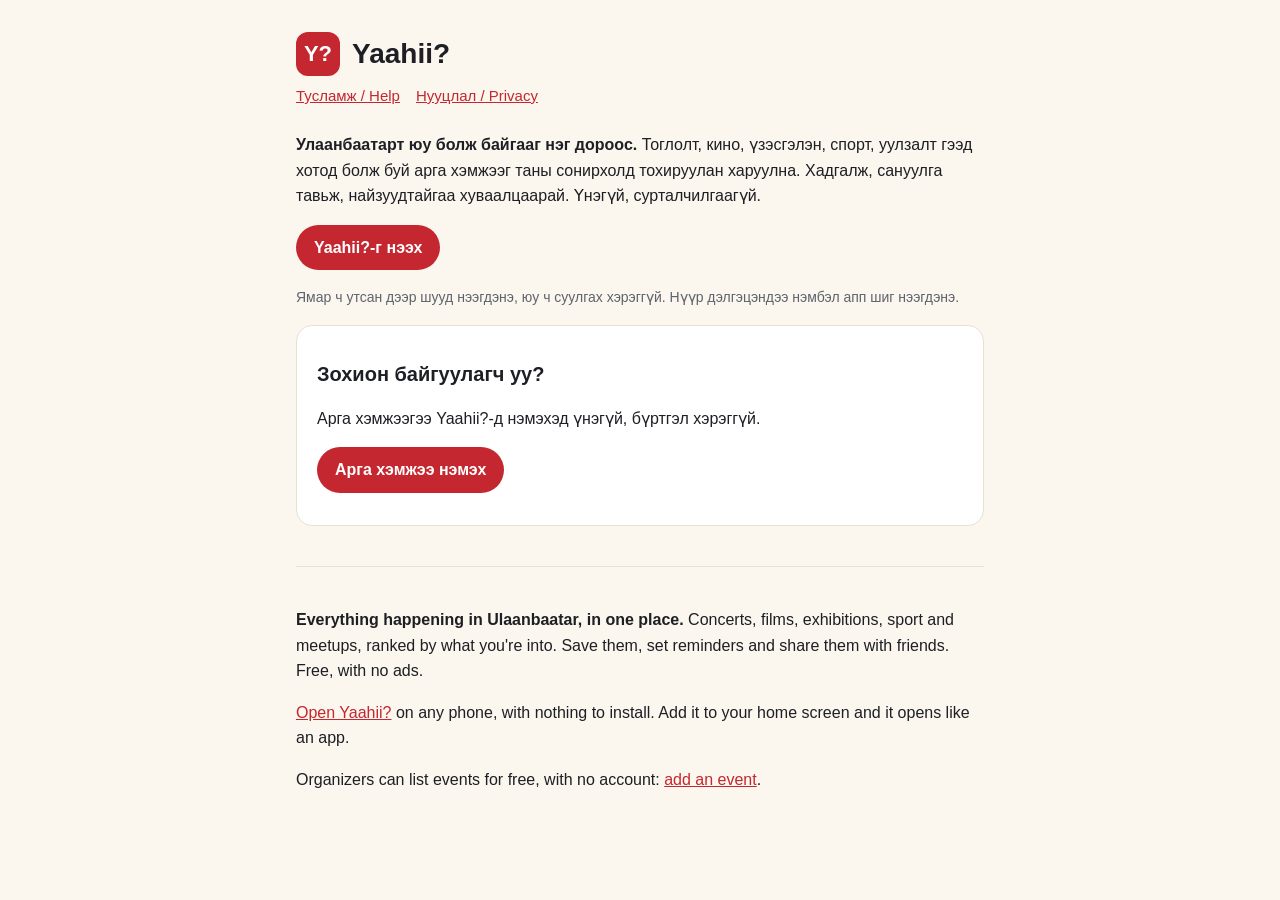
<file: docs/index.html>
<!doctype html>
<html lang="mn">
<head>
<meta charset="utf-8">
<meta name="viewport" content="width=device-width, initial-scale=1">
<title>Yaahii?</title>
<meta name="description" content="Улаанбаатарт болох арга хэмжээ нэг дороос. Everything happening in Ulaanbaatar, in one place.">
<link rel="stylesheet" href="style.css">
</head>
<body>
<main>
  <header><div class="logo">Y?</div><h1>Yaahii?</h1></header>
  <nav><a href="help.html">Тусламж / Help</a><a href="privacy.html">Нууцлал / Privacy</a></nav>

  <p><strong>Улаанбаатарт юу болж байгааг нэг дороос.</strong> Тоглолт, кино, үзэсгэлэн, спорт,
  уулзалт гээд хотод болж буй арга хэмжээг таны сонирхолд тохируулан харуулна. Хадгалж, сануулга
  тавьж, найзуудтайгаа хуваалцаарай. Үнэгүй, сурталчилгаагүй.</p>

  <p><a class="button" href="app/">Yaahii?-г нээх</a></p>
  <p class="muted">Ямар ч утсан дээр шууд нээгдэнэ, юу ч суулгах хэрэггүй. Нүүр дэлгэцэндээ нэмбэл
  апп шиг нээгдэнэ.</p>

  <div class="card">
    <h2>Зохион байгуулагч уу?</h2>
    <p>Арга хэмжээгээ Yaahii?-д нэмэхэд үнэгүй, бүртгэл хэрэггүй.</p>
    <p><a class="button" href="add.html">Арга хэмжээ нэмэх</a></p>
  </div>

  <div class="lang" lang="en">
    <p><strong>Everything happening in Ulaanbaatar, in one place.</strong> Concerts, films,
    exhibitions, sport and meetups, ranked by what you're into. Save them, set reminders and share
    them with friends. Free, with no ads.</p>
    <p><a href="app/">Open Yaahii?</a> on any phone, with nothing to install. Add it to your home
    screen and it opens like an app.</p>
    <p>Organizers can list events for free, with no account: <a href="add.html">add an event</a>.</p>
  </div>
</main>
</body>
</html>
</file>
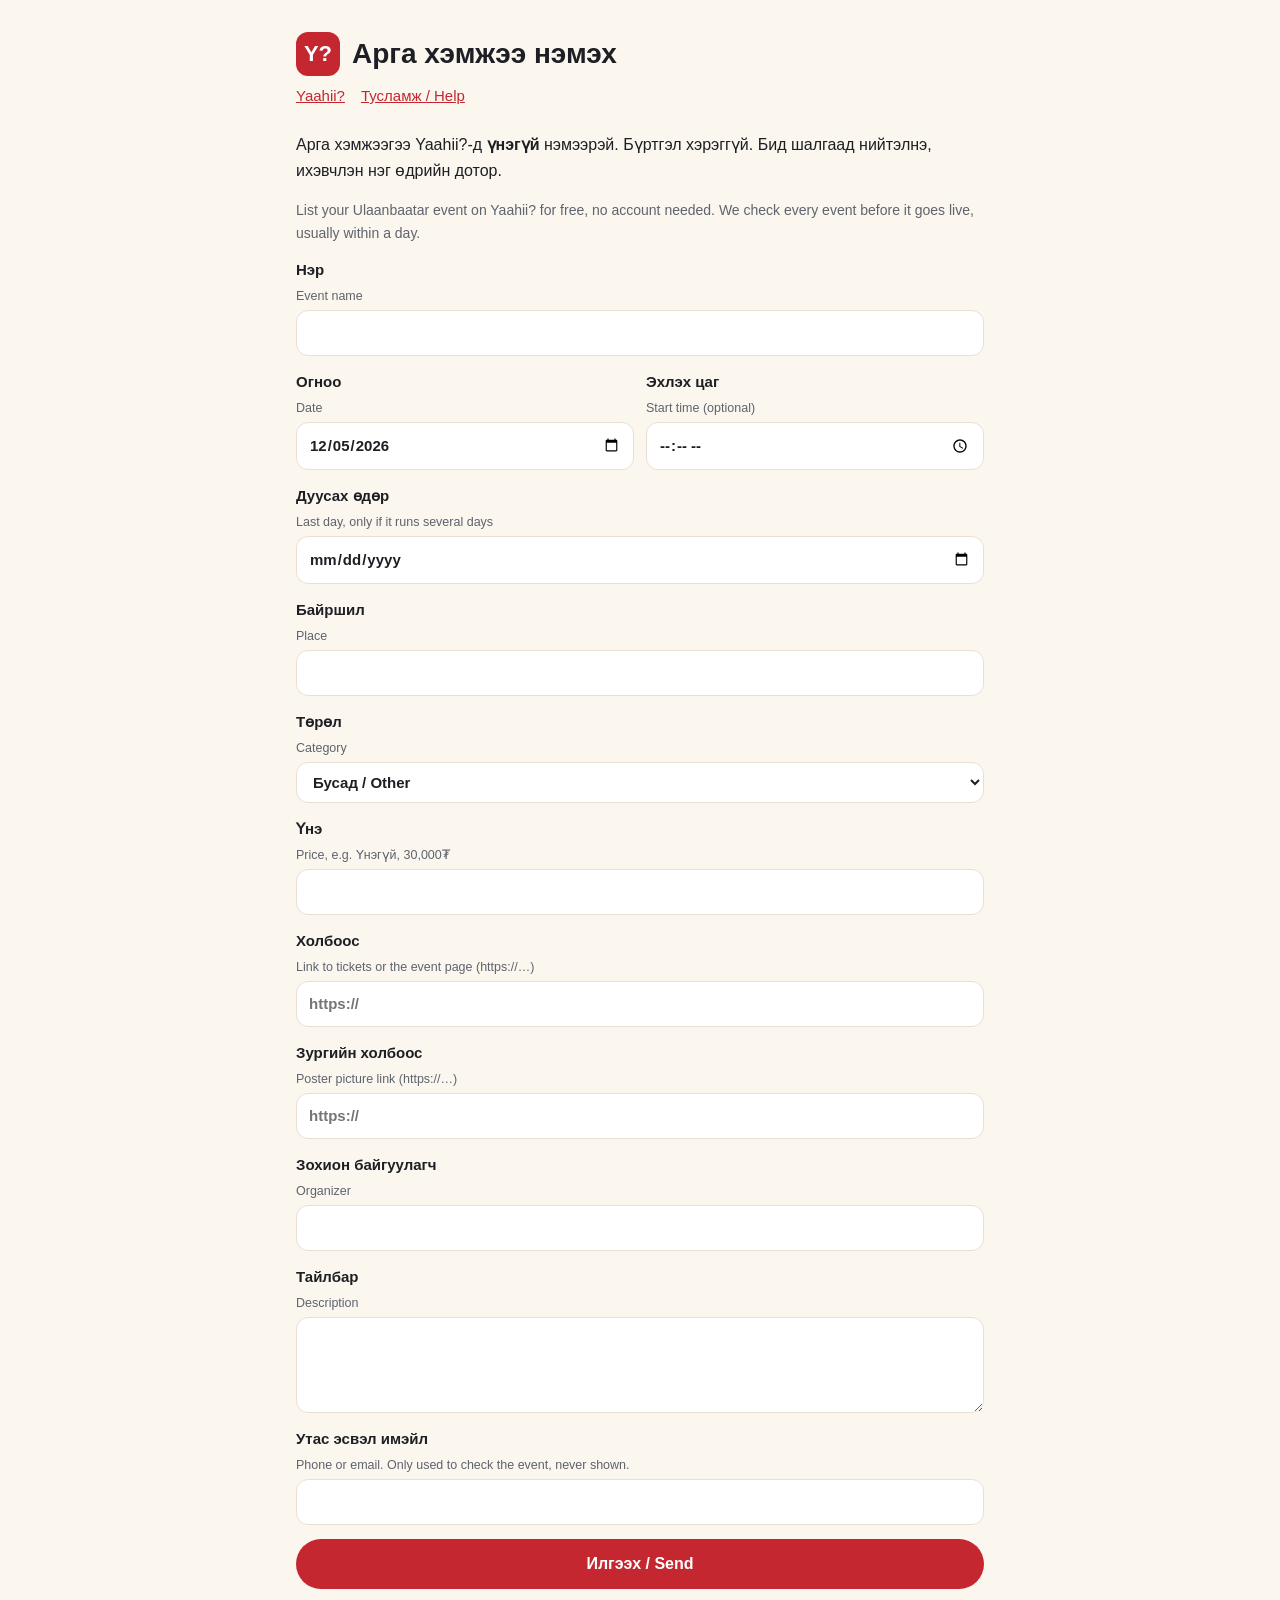
<file: docs/add.html>
<!doctype html>
<html lang="mn">
<head>
<meta charset="utf-8">
<meta name="viewport" content="width=device-width, initial-scale=1">
<title>Add an event to Yaahii?</title>
<meta name="description" content="Арга хэмжээгээ Yaahii?-д үнэгүй нэмээрэй. List your Ulaanbaatar event on Yaahii? for free.">
<link rel="stylesheet" href="style.css">
</head>
<body>
<main>
  <header><div class="logo">Y?</div><h1>Арга хэмжээ нэмэх</h1></header>
  <nav><a href="./">Yaahii?</a><a href="help.html">Тусламж / Help</a></nav>

  <div id="intro">
    <p>Арга хэмжээгээ Yaahii?-д <strong>үнэгүй</strong> нэмээрэй. Бүртгэл хэрэггүй. Бид шалгаад нийтэлнэ,
    ихэвчлэн нэг өдрийн дотор.</p>
    <p class="muted" lang="en">List your Ulaanbaatar event on Yaahii? for free, no account needed. We check every
    event before it goes live, usually within a day.</p>
  </div>

  <form id="form" novalidate>
    <label>Нэр <small>Event name</small><input name="name" maxlength="150" required></label>
    <div class="row">
      <label>Огноо <small>Date</small><input name="date" type="date" required></label>
      <label>Эхлэх цаг <small>Start time (optional)</small><input name="time" type="time"></label>
    </div>
    <label>Дуусах өдөр <small>Last day, only if it runs several days</small><input name="endDate" type="date"></label>
    <label>Байршил <small>Place</small><input name="place" maxlength="300" required></label>
    <label>Төрөл <small>Category</small>
      <select name="category">
        <option value="Music & Performance">Хөгжим, тайз / Music & Performance</option>
        <option value="Arts & Museums">Урлаг, музей / Arts & Museums</option>
        <option value="Sports">Спорт / Sports</option>
        <option value="Talks & Learning">Яриа, сургалт / Talks & Learning</option>
        <option value="Community & Civic">Олон нийт / Community</option>
        <option value="Outdoors & Parks">Гадаа, байгаль / Outdoors</option>
        <option value="Film">Кино / Film</option>
        <option value="Tours">Аялал / Tours</option>
        <option value="Kids & Family">Хүүхэд, гэр бүл / Kids & Family</option>
        <option value="Online">Онлайн / Online</option>
        <option value="Other" selected>Бусад / Other</option>
      </select>
    </label>
    <label>Үнэ <small>Price, e.g. Үнэгүй, 30,000₮</small><input name="price" maxlength="100"></label>
    <label>Холбоос <small>Link to tickets or the event page (https://…)</small><input name="link" type="url" placeholder="https://"></label>
    <label>Зургийн холбоос <small>Poster picture link (https://…)</small><input name="image" type="url" placeholder="https://"></label>
    <label>Зохион байгуулагч <small>Organizer</small><input name="organizer" maxlength="150"></label>
    <label>Тайлбар <small>Description</small><textarea name="description" maxlength="1000"></textarea></label>
    <label>Утас эсвэл имэйл <small>Phone or email. Only used to check the event, never shown.</small><input name="contact" maxlength="150" required></label>
    <label class="hp" aria-hidden="true">Website<input name="website" tabindex="-1" autocomplete="off"></label>
    <div class="problems" id="problems" role="alert"></div>
    <button class="button" type="submit" id="send">Илгээх / Send</button>
  </form>

  <div id="sent" hidden>
    <h2>Баярлалаа! 🎉</h2>
    <p>Арга хэмжээ тань ирлээ. Шалгасны дараа Yaahii?-д гарна.</p>
    <p class="muted" lang="en">Thank you! Your event arrived. It shows in Yaahii? once it has been checked.</p>
    <p><a class="button" href="add.html">Өөр арга хэмжээ нэмэх / Add another</a></p>
  </div>
</main>
<script>
// Sends to the same review sheet as the app's form (see sheet/ in the events repo).
const SUBMIT_URL = 'https://script.google.com/macros/s/AKfycbw-_hpKhAP8QB8bEqN4d4LmzJWrUURtXkVgVvd_GlNjR6b0V0jqV9Vl4lKmT2i1LT44zA/exec';
const form = document.getElementById('form');
const problemsBox = document.getElementById('problems');
const send = document.getElementById('send');
// Ulaanbaatar is UTC+8 all year.
const today = new Date(Date.now() + 8 * 3600 * 1000).toISOString().slice(0, 10);
form.date.min = today;
form.date.value = today;

function problemsWith(ev) {
  const out = [];
  if (!ev.name) out.push('Нэрээ оруулна уу. / Add the event name.');
  if (!/^\d{4}-\d{2}-\d{2}$/.test(ev.date)) out.push('Огноогоо оруулна уу. / Add the date.');
  else if (ev.date < today) out.push('Энэ огноо өнгөрсөн байна. / That date has passed.');
  if (ev.endDate && ev.endDate < ev.date) out.push('Дуусах өдөр эхлэх өдрөөс хойш байх ёстой. / The last day should come after the date.');
  if (!ev.place) out.push('Байршлаа оруулна уу. / Add the place.');
  if (ev.link && !/^https:\/\/\S+$/.test(ev.link)) out.push('Холбоос https:// -ээр эхлэх ёстой. / The link should start with https://');
  if (ev.image && !/^https:\/\/\S+$/.test(ev.image)) out.push('Зургийн холбоос https:// -ээр эхлэх ёстой. / The image link should start with https://');
  if (ev.contact.length < 5) out.push('Утас эсвэл имэйлээ оруулна уу. / Add a phone number or email.');
  return out;
}

form.addEventListener('submit', async (e) => {
  e.preventDefault();
  const ev = Object.fromEntries([...new FormData(form)].map(([k, v]) => [k, String(v).trim()]));
  const problems = problemsWith(ev);
  problemsBox.innerHTML = problems.map((p) => `• ${p}`).join('<br>');
  if (problems.length) return;
  send.disabled = true;
  send.textContent = 'Илгээж байна… / Sending…';
  try {
    // text/plain keeps this a simple request, which Apps Script accepts from browsers.
    const res = await fetch(SUBMIT_URL, { method: 'POST', headers: { 'Content-Type': 'text/plain;charset=utf-8' }, body: JSON.stringify(ev) });
    const reply = await res.json();
    if (!reply.ok) throw new Error(reply.error);
    form.hidden = true;
    document.getElementById('intro').hidden = true;
    document.getElementById('sent').hidden = false;
    window.scrollTo(0, 0);
  } catch {
    problemsBox.textContent = 'Илгээж чадсангүй. Дахин оролдоно уу. / It didn’t send. Please try again.';
  } finally {
    send.disabled = false;
    send.textContent = 'Илгээх / Send';
  }
});
</script>
</body>
</html>
</file>
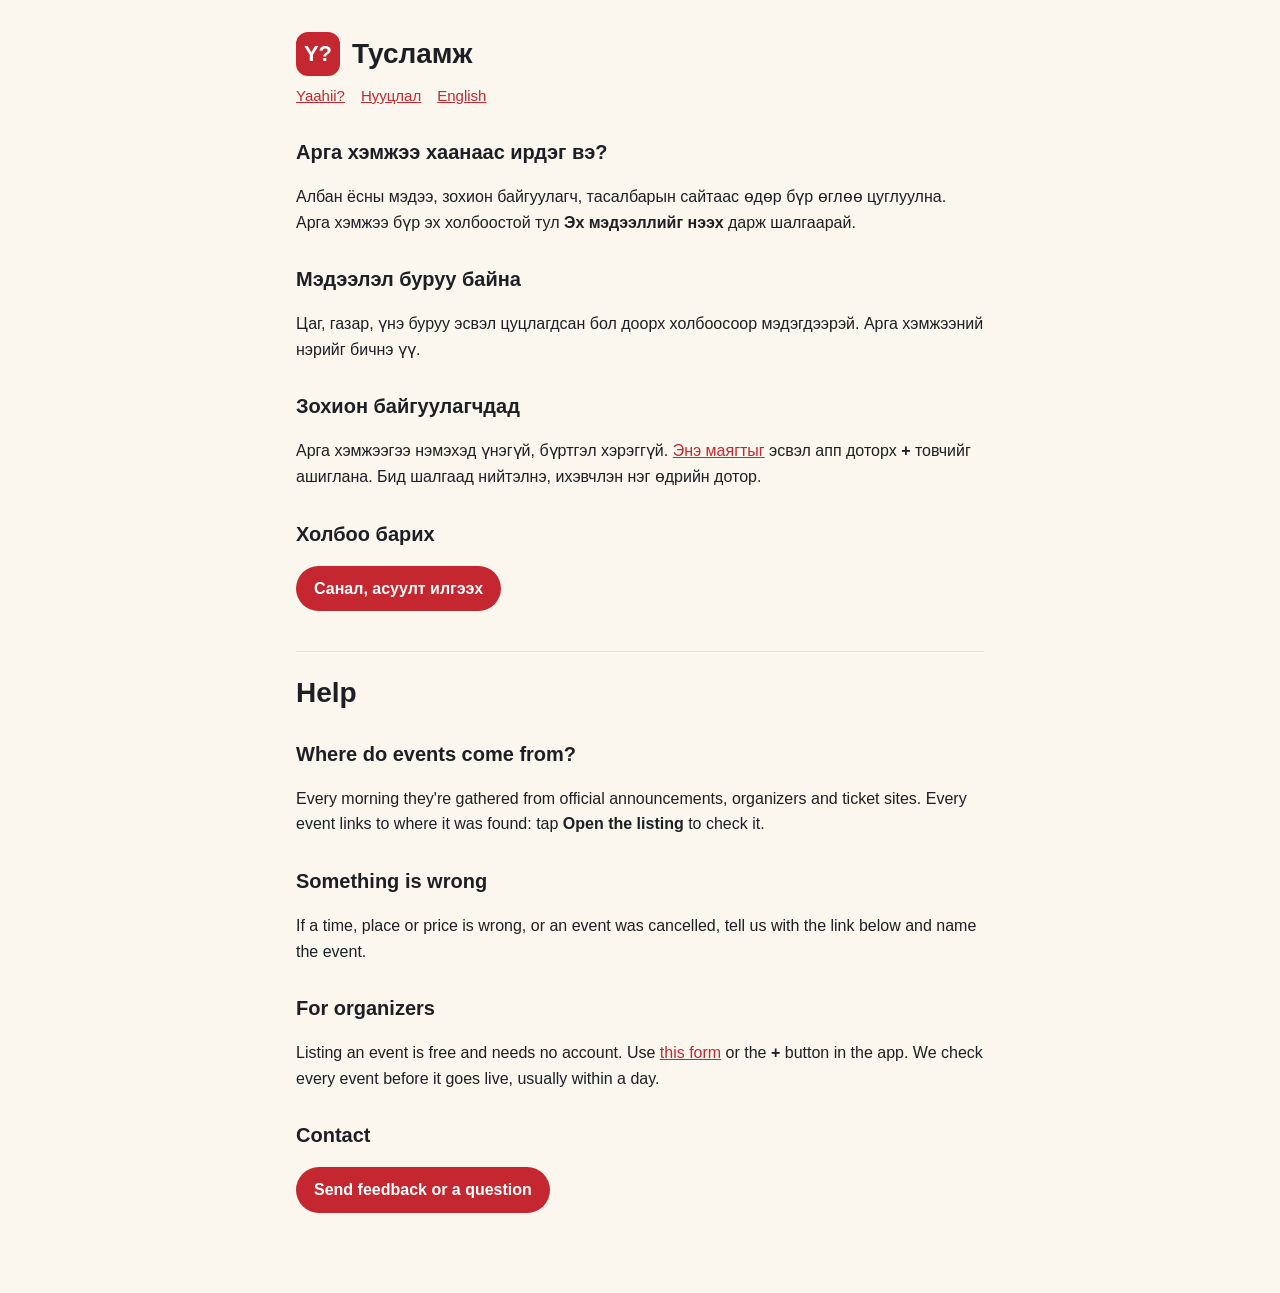
<file: docs/help.html>
<!doctype html>
<html lang="mn">
<head>
<meta charset="utf-8">
<meta name="viewport" content="width=device-width, initial-scale=1">
<title>Yaahii? Help</title>
<link rel="stylesheet" href="style.css">
</head>
<body>
<main>
  <header><div class="logo">Y?</div><h1>Тусламж</h1></header>
  <nav><a href="./">Yaahii?</a><a href="privacy.html">Нууцлал</a><a href="#en">English</a></nav>

  <h2>Арга хэмжээ хаанаас ирдэг вэ?</h2>
  <p>Албан ёсны мэдээ, зохион байгуулагч, тасалбарын сайтаас өдөр бүр өглөө цуглуулна. Арга хэмжээ
  бүр эх холбоостой тул <strong>Эх мэдээллийг нээх</strong> дарж шалгаарай.</p>

  <h2>Мэдээлэл буруу байна</h2>
  <p>Цаг, газар, үнэ буруу эсвэл цуцлагдсан бол доорх холбоосоор мэдэгдээрэй. Арга хэмжээний нэрийг
  бичнэ үү.</p>

  <h2 id="organizers">Зохион байгуулагчдад</h2>
  <p>Арга хэмжээгээ нэмэхэд үнэгүй, бүртгэл хэрэггүй. <a href="add.html">Энэ маягтыг</a> эсвэл апп доторх
  <strong>+</strong> товчийг ашиглана. Бид шалгаад нийтэлнэ, ихэвчлэн нэг өдрийн дотор.</p>

  <h2 id="contact">Холбоо барих</h2>
  <p><a class="button" href="https://github.com/chintugsz/ub-events/issues/new">Санал, асуулт илгээх</a></p>

  <div class="lang" id="en" lang="en">
    <h1>Help</h1>
    <h2>Where do events come from?</h2>
    <p>Every morning they're gathered from official announcements, organizers and ticket sites.
    Every event links to where it was found: tap <strong>Open the listing</strong> to check it.</p>

    <h2>Something is wrong</h2>
    <p>If a time, place or price is wrong, or an event was cancelled, tell us with the link below and
    name the event.</p>

    <h2 id="organizers-en">For organizers</h2>
    <p>Listing an event is free and needs no account. Use <a href="add.html">this form</a> or the
    <strong>+</strong> button in the app. We check every event before it goes live, usually within a day.</p>

    <h2 id="contact-en">Contact</h2>
    <p><a class="button" href="https://github.com/chintugsz/ub-events/issues/new">Send feedback or a question</a></p>
  </div>
</main>
</body>
</html>
</file>
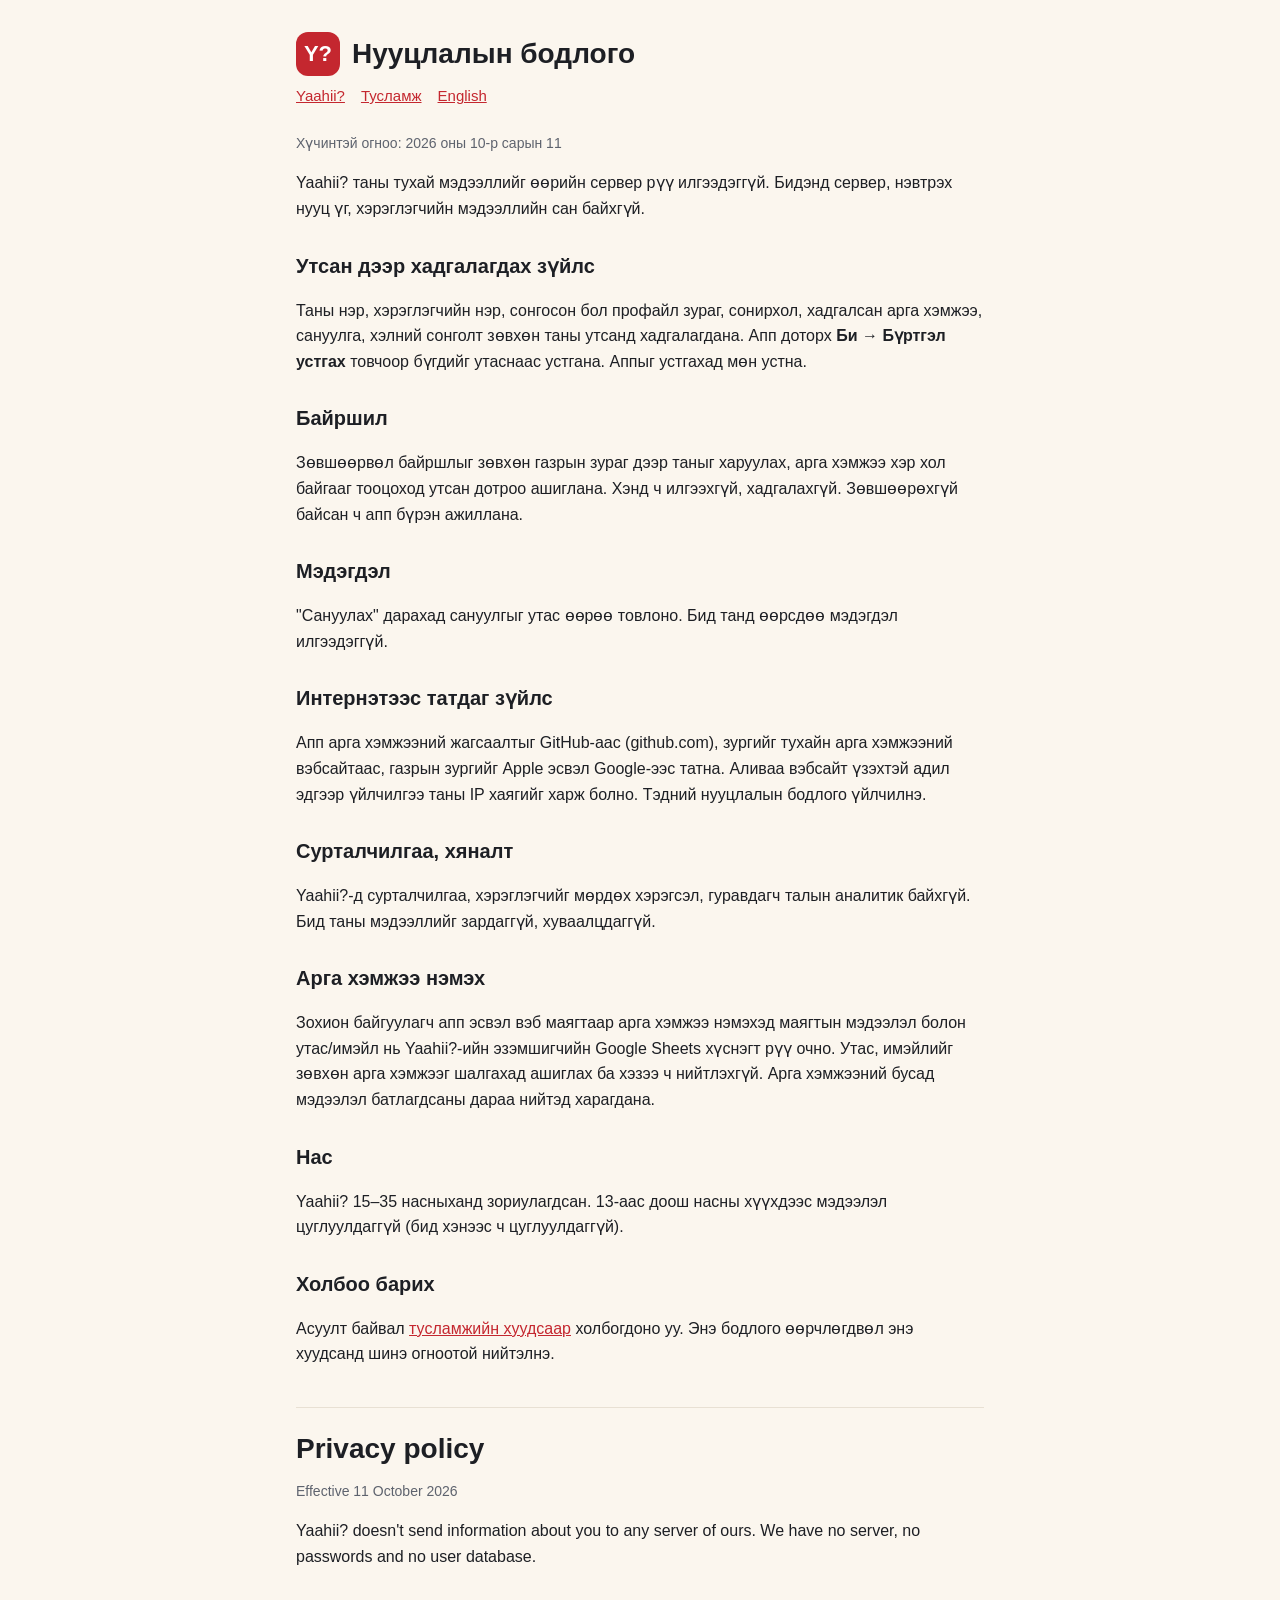
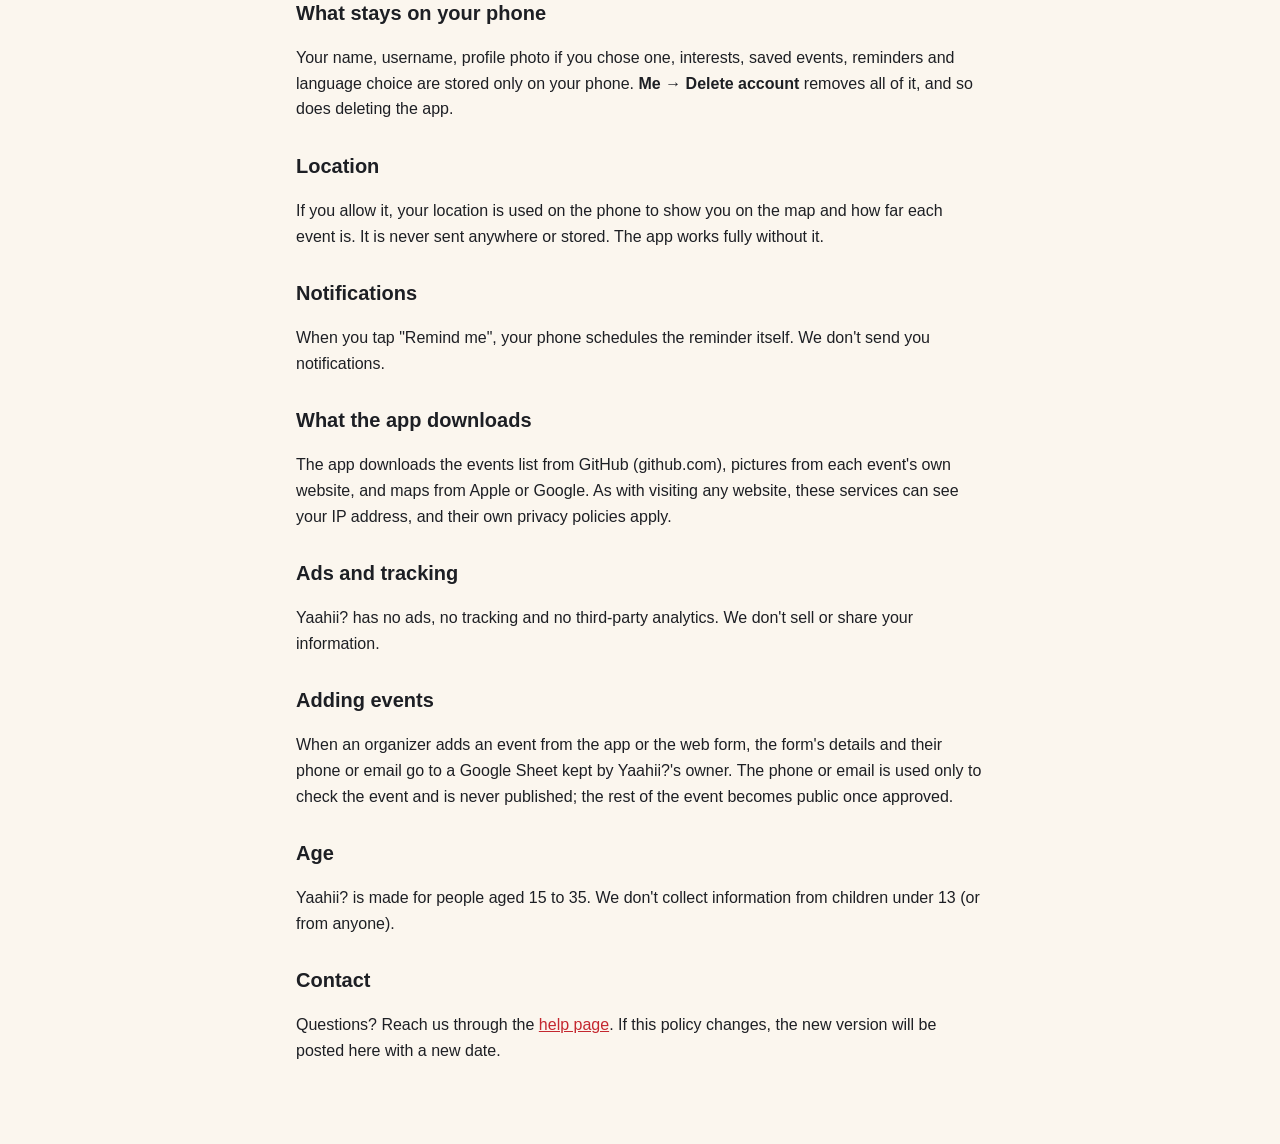
<file: docs/privacy.html>
<!doctype html>
<html lang="mn">
<head>
<meta charset="utf-8">
<meta name="viewport" content="width=device-width, initial-scale=1">
<title>Yaahii? Privacy</title>
<link rel="stylesheet" href="style.css">
</head>
<body>
<main>
  <header><div class="logo">Y?</div><h1>Нууцлалын бодлого</h1></header>
  <nav><a href="./">Yaahii?</a><a href="help.html">Тусламж</a><a href="#en">English</a></nav>
  <p class="muted">Хүчинтэй огноо: 2026 оны 10-р сарын 11</p>

  <p>Yaahii? таны тухай мэдээллийг өөрийн сервер рүү илгээдэггүй. Бидэнд сервер, нэвтрэх нууц үг,
  хэрэглэгчийн мэдээллийн сан байхгүй.</p>

  <h2>Утсан дээр хадгалагдах зүйлс</h2>
  <p>Таны нэр, хэрэглэгчийн нэр, сонгосон бол профайл зураг, сонирхол, хадгалсан арга хэмжээ,
  сануулга, хэлний сонголт зөвхөн таны утсанд хадгалагдана. Апп доторх
  <strong>Би → Бүртгэл устгах</strong> товчоор бүгдийг утаснаас устгана. Аппыг устгахад мөн устна.</p>

  <h2>Байршил</h2>
  <p>Зөвшөөрвөл байршлыг зөвхөн газрын зураг дээр таныг харуулах, арга хэмжээ хэр хол байгааг
  тооцоход утсан дотроо ашиглана. Хэнд ч илгээхгүй, хадгалахгүй. Зөвшөөрөхгүй байсан ч апп
  бүрэн ажиллана.</p>

  <h2>Мэдэгдэл</h2>
  <p>"Сануулах" дарахад сануулгыг утас өөрөө товлоно. Бид танд өөрсдөө мэдэгдэл илгээдэггүй.</p>

  <h2>Интернэтээс татдаг зүйлс</h2>
  <p>Апп арга хэмжээний жагсаалтыг GitHub-аас (github.com), зургийг тухайн арга хэмжээний вэбсайтаас,
  газрын зургийг Apple эсвэл Google-ээс татна. Аливаа вэбсайт үзэхтэй адил эдгээр үйлчилгээ таны
  IP хаягийг харж болно. Тэдний нууцлалын бодлого үйлчилнэ.</p>

  <h2>Сурталчилгаа, хяналт</h2>
  <p>Yaahii?-д сурталчилгаа, хэрэглэгчийг мөрдөх хэрэгсэл, гуравдагч талын аналитик байхгүй.
  Бид таны мэдээллийг зардаггүй, хуваалцдаггүй.</p>

  <h2>Арга хэмжээ нэмэх</h2>
  <p>Зохион байгуулагч апп эсвэл вэб маягтаар арга хэмжээ нэмэхэд маягтын мэдээлэл болон утас/имэйл нь Yaahii?-ийн
  эзэмшигчийн Google Sheets хүснэгт рүү очно. Утас, имэйлийг зөвхөн арга хэмжээг шалгахад ашиглах ба
  хэзээ ч нийтлэхгүй. Арга хэмжээний бусад мэдээлэл батлагдсаны дараа нийтэд харагдана.</p>

  <h2>Нас</h2>
  <p>Yaahii? 15–35 насныханд зориулагдсан. 13-аас доош насны хүүхдээс мэдээлэл цуглуулдаггүй
  (бид хэнээс ч цуглуулдаггүй).</p>

  <h2>Холбоо барих</h2>
  <p>Асуулт байвал <a href="help.html#contact">тусламжийн хуудсаар</a> холбогдоно уу. Энэ бодлого
  өөрчлөгдвөл энэ хуудсанд шинэ огноотой нийтэлнэ.</p>

  <div class="lang" id="en" lang="en">
    <h1>Privacy policy</h1>
    <p class="muted">Effective 11 October 2026</p>
    <p>Yaahii? doesn't send information about you to any server of ours. We have no server, no
    passwords and no user database.</p>

    <h2>What stays on your phone</h2>
    <p>Your name, username, profile photo if you chose one, interests, saved events, reminders and
    language choice are stored only on your phone. <strong>Me → Delete account</strong> removes all
    of it, and so does deleting the app.</p>

    <h2>Location</h2>
    <p>If you allow it, your location is used on the phone to show you on the map and how far each
    event is. It is never sent anywhere or stored. The app works fully without it.</p>

    <h2>Notifications</h2>
    <p>When you tap "Remind me", your phone schedules the reminder itself. We don't send you
    notifications.</p>

    <h2>What the app downloads</h2>
    <p>The app downloads the events list from GitHub (github.com), pictures from each event's own
    website, and maps from Apple or Google. As with visiting any website, these services can see
    your IP address, and their own privacy policies apply.</p>

    <h2>Ads and tracking</h2>
    <p>Yaahii? has no ads, no tracking and no third-party analytics. We don't sell or share your
    information.</p>

    <h2>Adding events</h2>
    <p>When an organizer adds an event from the app or the web form, the form's details and their phone or email go
    to a Google Sheet kept by Yaahii?'s owner. The phone or email is used only to check the event and
    is never published; the rest of the event becomes public once approved.</p>

    <h2>Age</h2>
    <p>Yaahii? is made for people aged 15 to 35. We don't collect information from children under
    13 (or from anyone).</p>

    <h2>Contact</h2>
    <p>Questions? Reach us through the <a href="help.html#contact">help page</a>. If this policy
    changes, the new version will be posted here with a new date.</p>
  </div>
</main>
</body>
</html>
</file>
<file: docs/style.css>
:root { --red: #C4272F; --ink: #1D1F24; --muted: #5E636E; --bg: #FBF6EE; --card: #fff; --line: #E8E0D3; }
@media (prefers-color-scheme: dark) {
  :root { --ink: #F2EEE8; --muted: #A9ADB5; --bg: #16171A; --card: #202227; --line: #33363D; --red: #E5484F; }
}
* { box-sizing: border-box; }
body { margin: 0; background: var(--bg); color: var(--ink); font: 16px/1.6 -apple-system, BlinkMacSystemFont, "Segoe UI", Roboto, sans-serif; }
main { max-width: 720px; margin: 0 auto; padding: 32px 16px 64px; }
header { display: flex; align-items: center; gap: 12px; margin-bottom: 8px; }
.logo { width: 44px; height: 44px; border-radius: 12px; background: var(--red); color: #fff; font-weight: 900; font-size: 22px; display: grid; place-items: center; }
h1 { font-size: 28px; line-height: 1.2; margin: 0; }
h2 { font-size: 20px; margin: 28px 0 6px; }
a { color: var(--red); }
nav { display: flex; gap: 16px; flex-wrap: wrap; margin: 4px 0 24px; font-size: 15px; }
.lang { margin-top: 40px; padding-top: 24px; border-top: 1px solid var(--line); }
.card { background: var(--card); border: 1px solid var(--line); border-radius: 16px; padding: 4px 20px 16px; margin: 16px 0; }
.muted { color: var(--muted); font-size: 14px; }
.button { display: inline-block; background: var(--red); color: #fff; text-decoration: none; font-weight: 700; padding: 10px 18px; border-radius: 999px; }
form { display: grid; gap: 14px; }
label { display: grid; gap: 4px; font-weight: 600; font-size: 15px; }
label small { font-weight: 400; color: var(--muted); }
input, select, textarea { font: inherit; color: var(--ink); background: var(--card); border: 1px solid var(--line); border-radius: 12px; padding: 10px 12px; width: 100%; }
textarea { min-height: 96px; resize: vertical; }
.row { display: grid; grid-template-columns: 1fr 1fr; gap: 12px; }
.problems { background: #FFF4E5; color: #7A4B00; border-radius: 12px; padding: 10px 14px; }
.problems:empty { display: none; }
button.button { border: 0; font: inherit; font-weight: 700; cursor: pointer; padding: 12px 22px; }
button.button[disabled] { opacity: 0.6; }
.hp { position: absolute; left: -9999px; }
[hidden] { display: none !important; }
</file>
